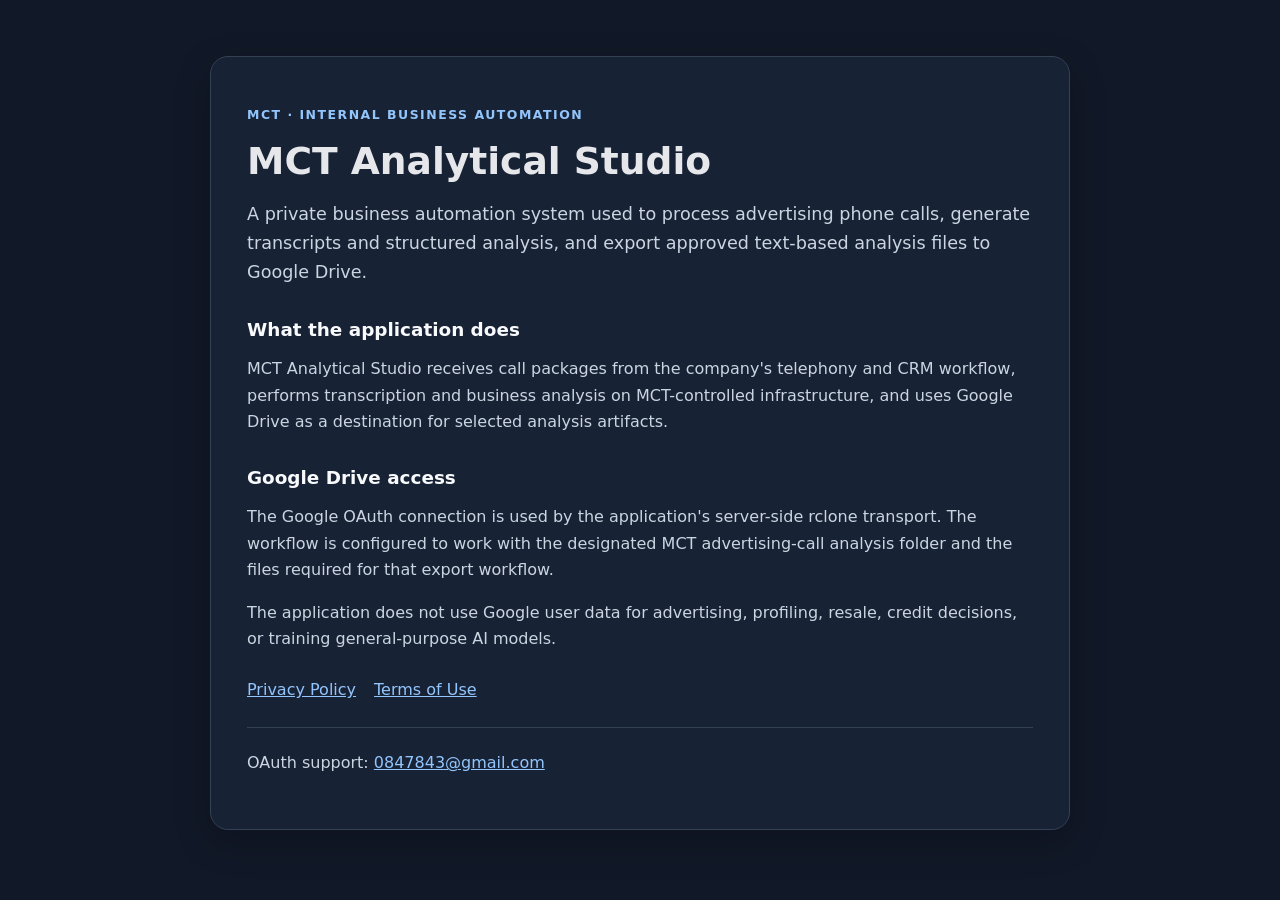
<file: index.html>
<!doctype html>
<html lang="en">
<head>
  <meta charset="utf-8">
  <meta name="viewport" content="width=device-width,initial-scale=1">
  <title>MCT Analytical Studio</title>
  <meta name="description" content="MCT Analytical Studio automates transcription and business analysis of advertising phone calls and exports selected analysis files to Google Drive.">
  <link rel="stylesheet" href="./styles.css">
</head>
<body>
  <main class="wrap">
    <section class="card">
      <p class="eyebrow">MCT · Internal business automation</p>
      <h1>MCT Analytical Studio</h1>
      <p class="lead">A private business automation system used to process advertising phone calls, generate transcripts and structured analysis, and export approved text-based analysis files to Google Drive.</p>

      <h2>What the application does</h2>
      <p>MCT Analytical Studio receives call packages from the company's telephony and CRM workflow, performs transcription and business analysis on MCT-controlled infrastructure, and uses Google Drive as a destination for selected analysis artifacts.</p>

      <h2>Google Drive access</h2>
      <p>The Google OAuth connection is used by the application's server-side rclone transport. The workflow is configured to work with the designated MCT advertising-call analysis folder and the files required for that export workflow.</p>
      <p>The application does not use Google user data for advertising, profiling, resale, credit decisions, or training general-purpose AI models.</p>

      <div class="links">
        <a href="./privacy/">Privacy Policy</a>
        <a href="./terms/">Terms of Use</a>
      </div>

      <p class="contact">OAuth support: <a href="mailto:0847843@gmail.com">0847843@gmail.com</a></p>
    </section>
  </main>
</body>
</html>
</file>
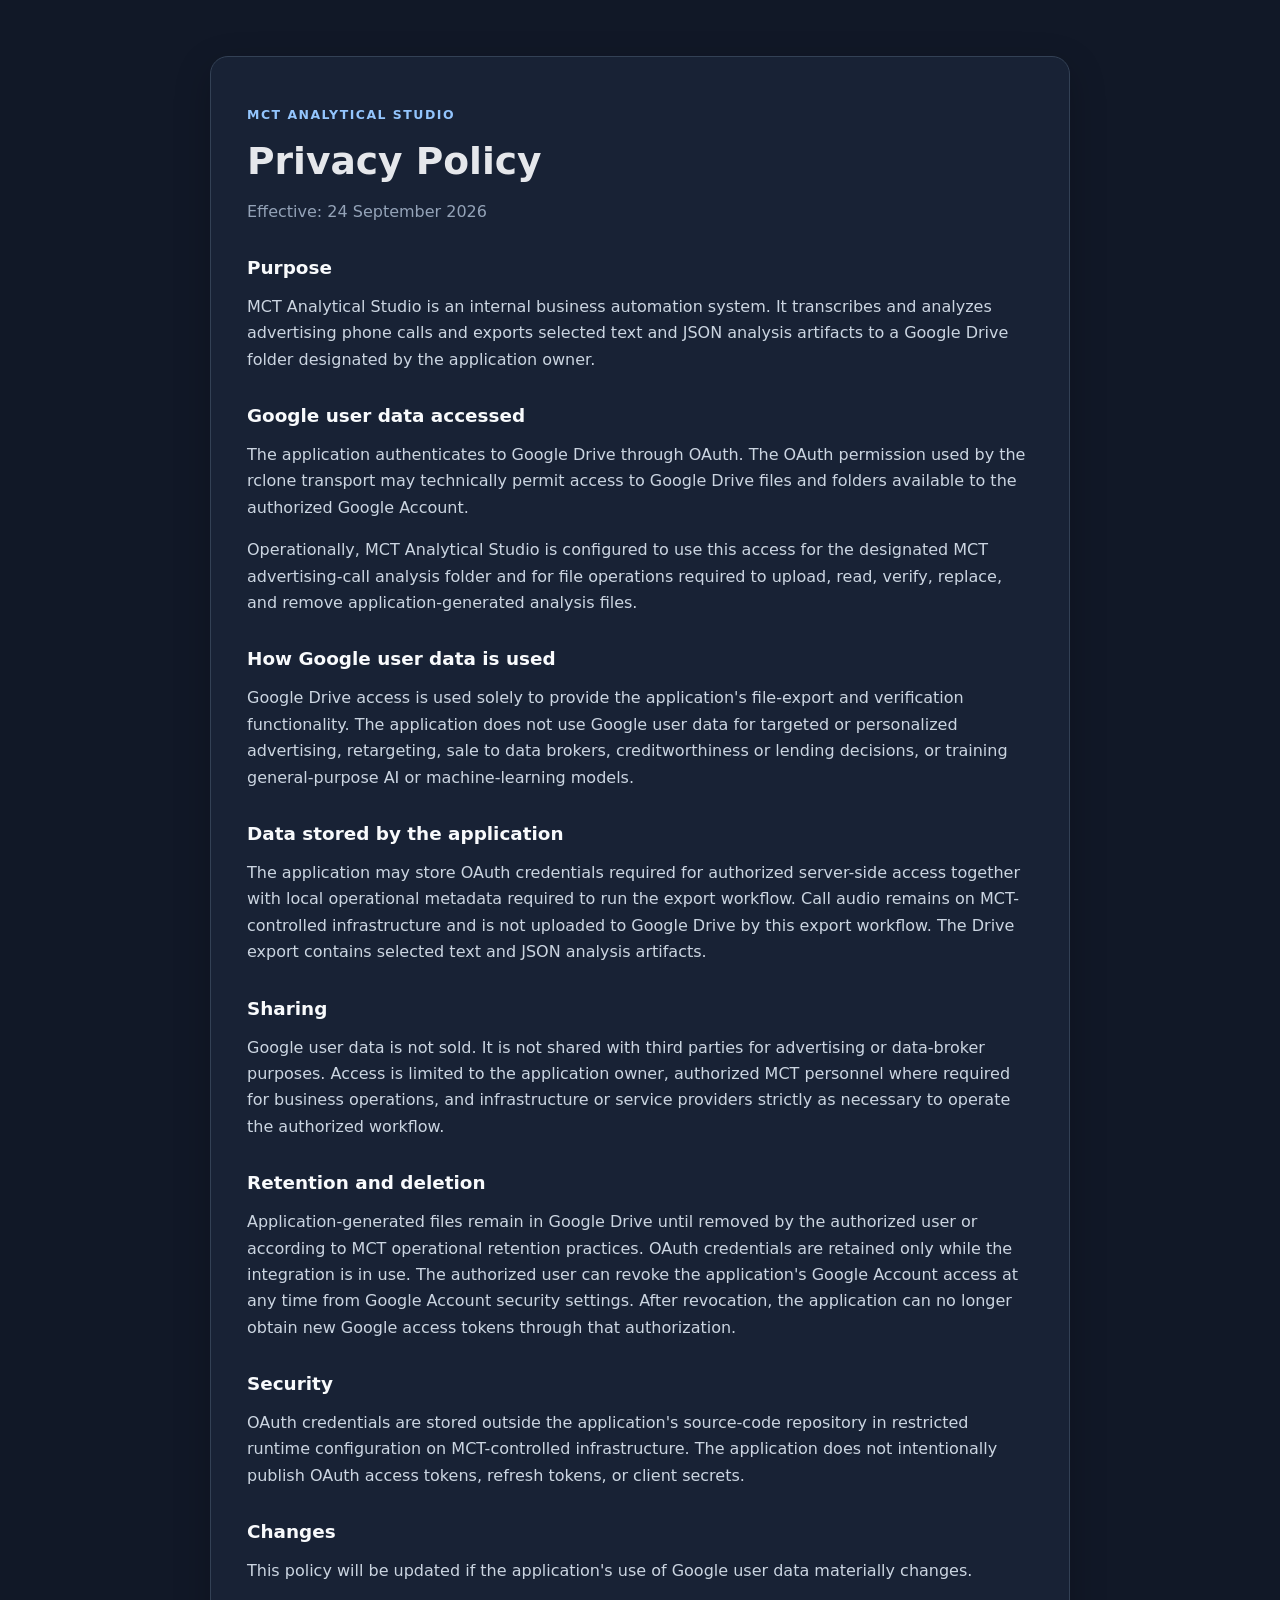
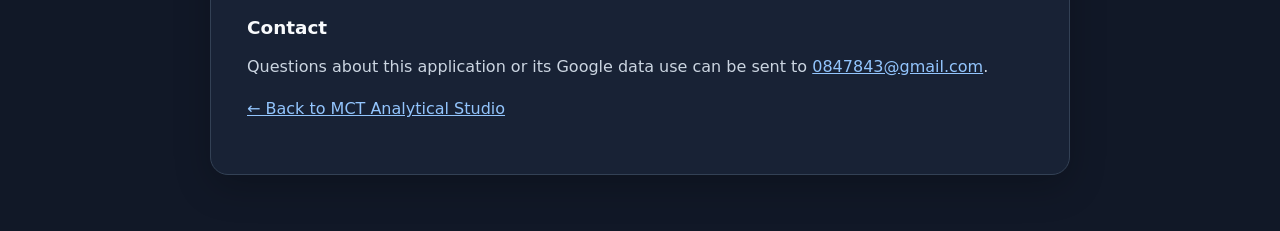
<file: privacy/index.html>
<!doctype html>
<html lang="en">
<head>
  <meta charset="utf-8">
  <meta name="viewport" content="width=device-width,initial-scale=1">
  <title>Privacy Policy · MCT Analytical Studio</title>
  <link rel="stylesheet" href="../styles.css">
</head>
<body>
  <main class="wrap">
    <article class="card">
      <p class="eyebrow">MCT Analytical Studio</p>
      <h1>Privacy Policy</h1>
      <p class="muted">Effective: 24 September 2026</p>

      <h2>Purpose</h2>
      <p>MCT Analytical Studio is an internal business automation system. It transcribes and analyzes advertising phone calls and exports selected text and JSON analysis artifacts to a Google Drive folder designated by the application owner.</p>

      <h2>Google user data accessed</h2>
      <p>The application authenticates to Google Drive through OAuth. The OAuth permission used by the rclone transport may technically permit access to Google Drive files and folders available to the authorized Google Account.</p>
      <p>Operationally, MCT Analytical Studio is configured to use this access for the designated MCT advertising-call analysis folder and for file operations required to upload, read, verify, replace, and remove application-generated analysis files.</p>

      <h2>How Google user data is used</h2>
      <p>Google Drive access is used solely to provide the application's file-export and verification functionality. The application does not use Google user data for targeted or personalized advertising, retargeting, sale to data brokers, creditworthiness or lending decisions, or training general-purpose AI or machine-learning models.</p>

      <h2>Data stored by the application</h2>
      <p>The application may store OAuth credentials required for authorized server-side access together with local operational metadata required to run the export workflow. Call audio remains on MCT-controlled infrastructure and is not uploaded to Google Drive by this export workflow. The Drive export contains selected text and JSON analysis artifacts.</p>

      <h2>Sharing</h2>
      <p>Google user data is not sold. It is not shared with third parties for advertising or data-broker purposes. Access is limited to the application owner, authorized MCT personnel where required for business operations, and infrastructure or service providers strictly as necessary to operate the authorized workflow.</p>

      <h2>Retention and deletion</h2>
      <p>Application-generated files remain in Google Drive until removed by the authorized user or according to MCT operational retention practices. OAuth credentials are retained only while the integration is in use. The authorized user can revoke the application's Google Account access at any time from Google Account security settings. After revocation, the application can no longer obtain new Google access tokens through that authorization.</p>

      <h2>Security</h2>
      <p>OAuth credentials are stored outside the application's source-code repository in restricted runtime configuration on MCT-controlled infrastructure. The application does not intentionally publish OAuth access tokens, refresh tokens, or client secrets.</p>

      <h2>Changes</h2>
      <p>This policy will be updated if the application's use of Google user data materially changes.</p>

      <h2>Contact</h2>
      <p>Questions about this application or its Google data use can be sent to <a href="mailto:0847843@gmail.com">0847843@gmail.com</a>.</p>

      <p><a href="../">← Back to MCT Analytical Studio</a></p>
    </article>
  </main>
</body>
</html>
</file>
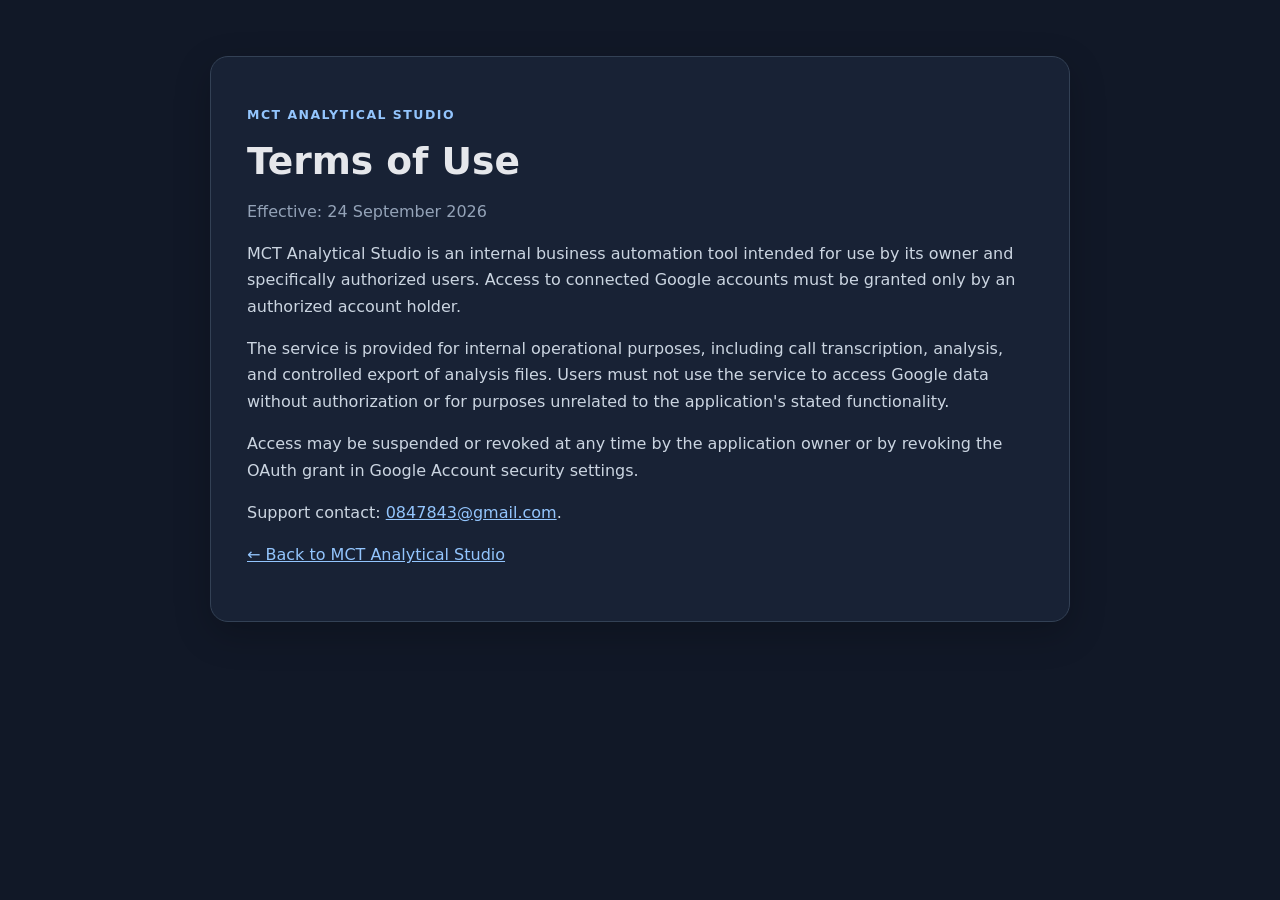
<file: terms/index.html>
<!doctype html>
<html lang="en">
<head>
  <meta charset="utf-8">
  <meta name="viewport" content="width=device-width,initial-scale=1">
  <title>Terms of Use · MCT Analytical Studio</title>
  <link rel="stylesheet" href="../styles.css">
</head>
<body>
  <main class="wrap">
    <article class="card">
      <p class="eyebrow">MCT Analytical Studio</p>
      <h1>Terms of Use</h1>
      <p class="muted">Effective: 24 September 2026</p>

      <p>MCT Analytical Studio is an internal business automation tool intended for use by its owner and specifically authorized users. Access to connected Google accounts must be granted only by an authorized account holder.</p>

      <p>The service is provided for internal operational purposes, including call transcription, analysis, and controlled export of analysis files. Users must not use the service to access Google data without authorization or for purposes unrelated to the application's stated functionality.</p>

      <p>Access may be suspended or revoked at any time by the application owner or by revoking the OAuth grant in Google Account security settings.</p>

      <p>Support contact: <a href="mailto:0847843@gmail.com">0847843@gmail.com</a>.</p>
      <p><a href="../">← Back to MCT Analytical Studio</a></p>
    </article>
  </main>
</body>
</html>
</file>
<file: styles.css>
:root{color-scheme:light dark;font-family:Inter,system-ui,-apple-system,BlinkMacSystemFont,"Segoe UI",sans-serif}*{box-sizing:border-box}body{margin:0;background:#111827;color:#e5e7eb}.wrap{max-width:900px;margin:0 auto;padding:56px 20px}.card{background:#182235;border:1px solid #334155;border-radius:18px;padding:36px;box-shadow:0 12px 36px rgba(0,0,0,.22)}h1{font-size:2.35rem;margin:.2rem 0 1rem}h2{margin-top:2rem;font-size:1.15rem;color:#f8fafc}p{line-height:1.65;color:#cbd5e1}.lead{font-size:1.1rem}.eyebrow{font-size:.78rem;text-transform:uppercase;letter-spacing:.12em;color:#93c5fd;font-weight:700}.muted{color:#94a3b8}.links{display:flex;gap:18px;flex-wrap:wrap;margin:28px 0}.links a,a{color:#93c5fd}.contact{border-top:1px solid #334155;padding-top:22px;margin-top:26px}@media(max-width:600px){.wrap{padding:24px 12px}.card{padding:24px}h1{font-size:1.9rem}}
</file>
